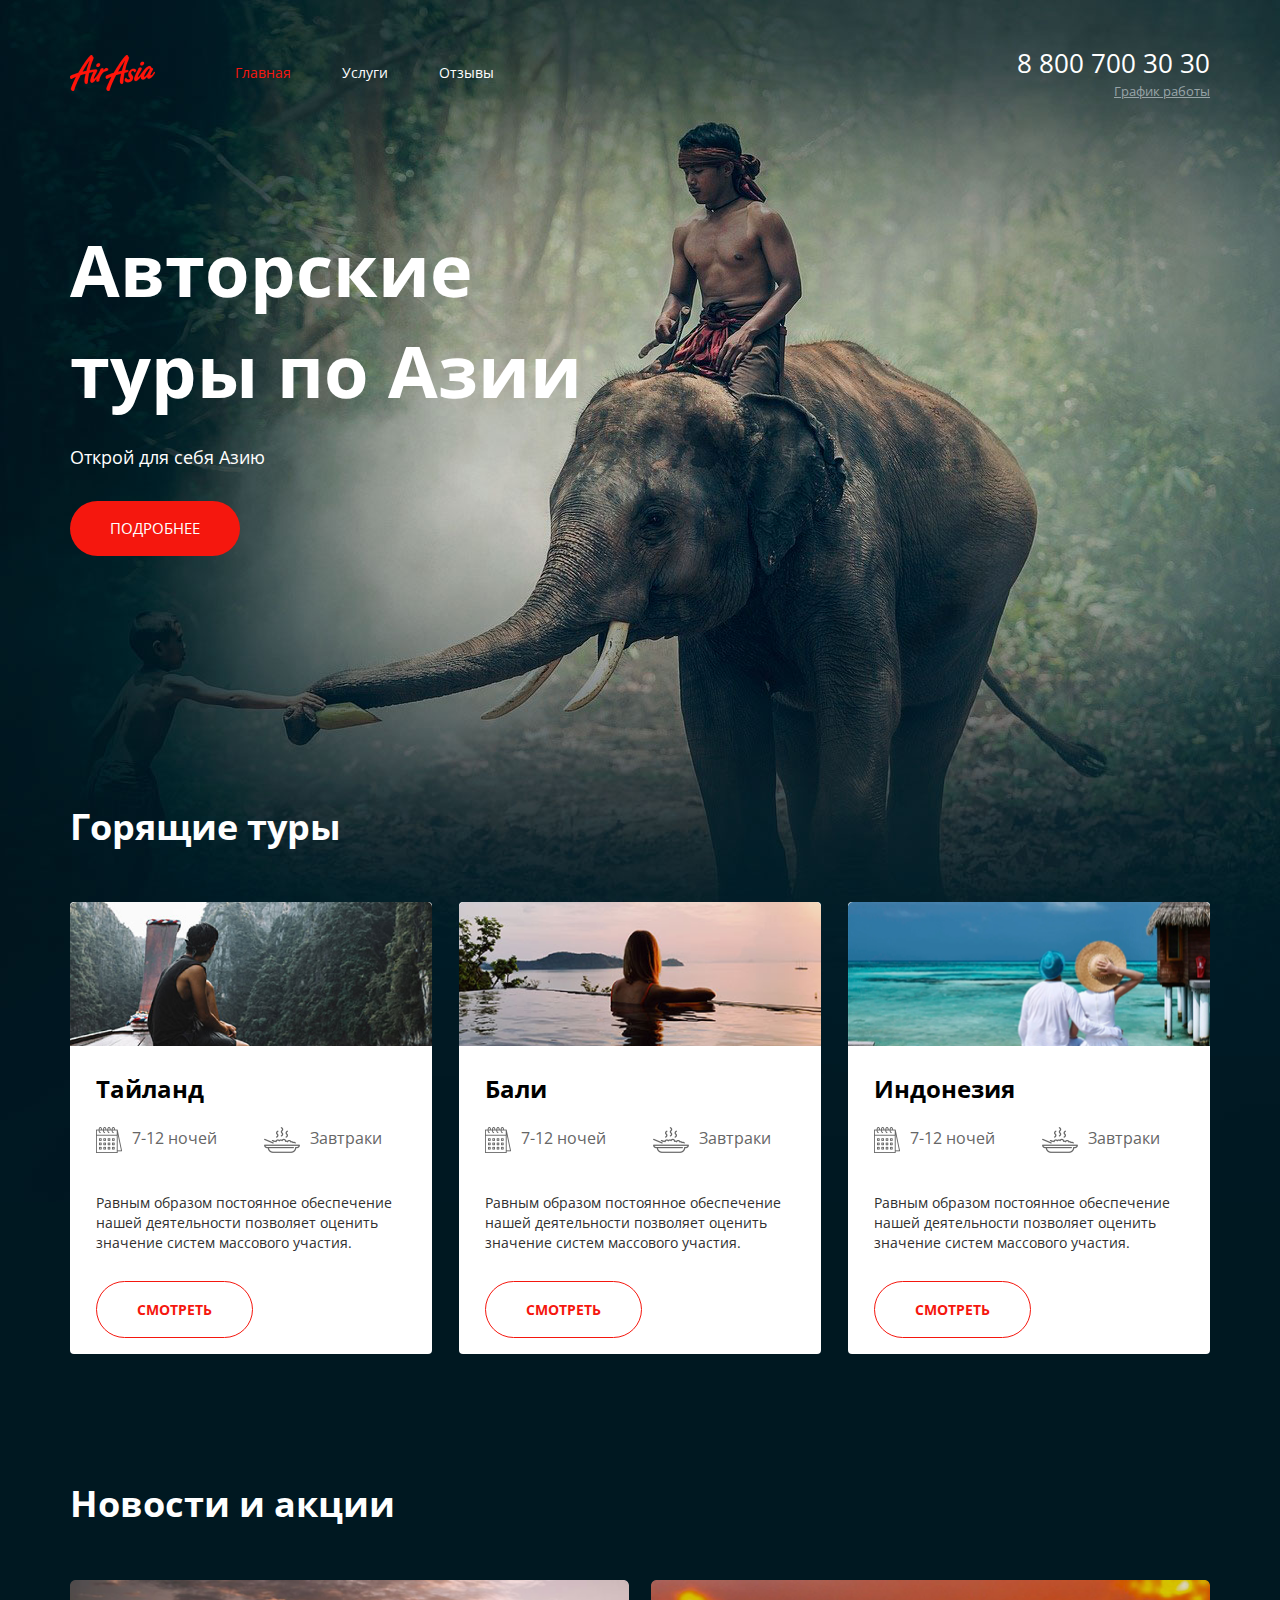
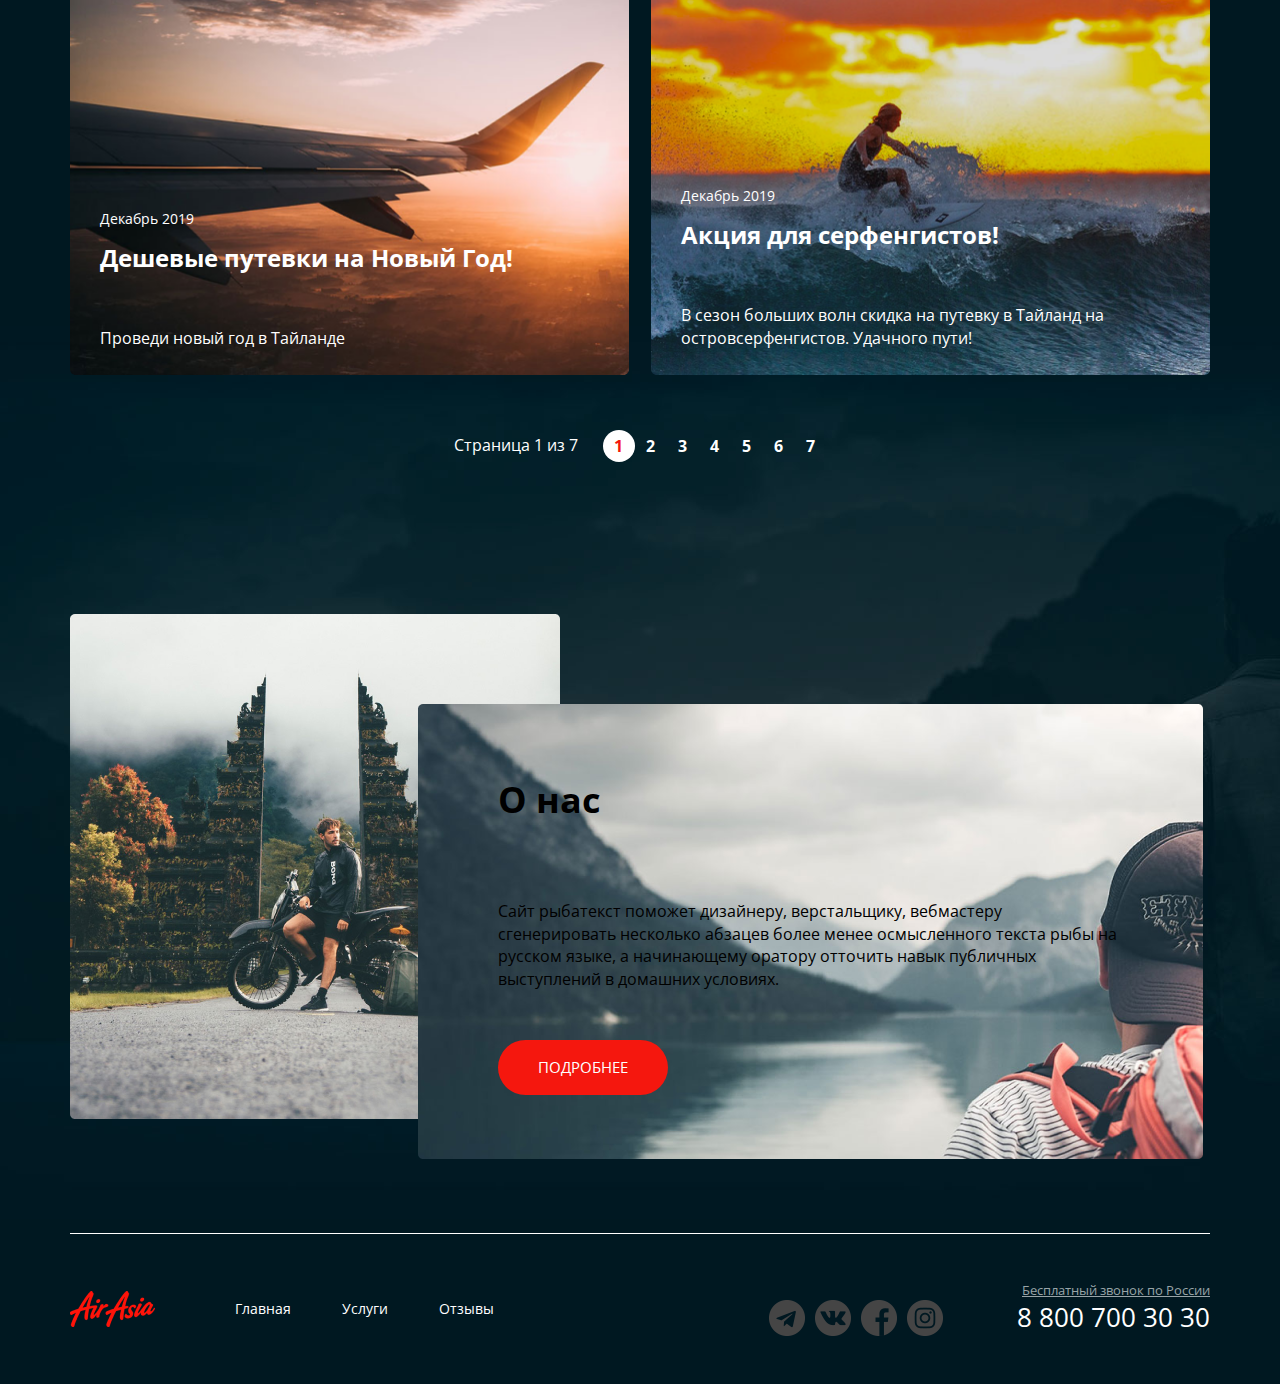
<file: index.html>
<!DOCTYPE html>
<html lang="ru">

<head>
    <meta charset="UTF-8">
    <meta http-equiv="X-UA-Compatible" content="IE=edge">
    <meta name="viewport" content="width=device-width, initial-scale=1.0">
    <title>Index</title>
    <link rel="preconnect" href="https://fonts.gstatic.com">
    <link href="https://fonts.googleapis.com/css2?family=Open+Sans:wght@400;700&display=swap" rel="stylesheet">
    <link rel="stylesheet" href="./css/main.css">
</head>

<body>
    <div class="wrapper main-page-wrapper">
        <div class="wrapper__content">
            <header class="header">
                <div class="container header__container">
                    <div class="header__col">
                        <a href="" class="logo">
                            <img src="img/лого.png" alt="logo" class="logo__img">
                        </a>
                        <nav class="menu">
                            <ul class="menu__list">
                                <li class="menu__item menu__item--active"><a href="#" class="menu__link">Главная</a></li>
                                <li class="menu__item"><a href="#" class="menu__link">Услуги</a></li>
                                <li class="menu__item"><a href="#" class="menu__link">Отзывы</a></li>
                            </ul>
                        </nav>
                    </div>
                    <div class="header__col header__col--align--right">
                        <addres class="contacts">
                            <a href="tel:+78007003030" class="contacts__phone">8 800 700 30 30</a>
                            <div class="dropdown">
                                <a class="contacts__info">График работы</a>
                                <div class="dropdown__menu">
                                    <ul class="dropdown__list">
                                        <li class="dropdown__item dropdown__item-bold">пн-вс: 09:00 - 20:00</li>
                                        <li class="dropdown__item">Обед: 14:00-14:30</li>
                                    </ul>
                                </div>
                            </div>
                        </addres>
                    </div>
                </div>
            </header>
            <main class="maincontent container">
                <section class="hello">
                    <div class="container__hello">
                        <h1 class="hello__title">Авторские туры по Азии</h1>
                        <div class="hello__text">Открой для себя Азию</div>
                        <a href="#" class="button button--color--ginger">Подробнее</a>
                    </div>
                </section>
                <section class="offers">
                    <div class="conteiner">
                        <h2 class="title title--fire">Горящие туры</h2>
                        <ul class="offers__list">
                            <li class="offers__item offer">
                                <div class="offer__header">
                                    <img src="img/river.png" alt="hot-tour" class="offer__img">
                                </div>
                                <div class="offer__content">
                                    <h4 class="offer__title">Тайланд</h4>
                                    <div class="offer__features">
                                        <div class="offer__feature">
                                            <img src="img/calendar.png" alt="calendar" class="offer__feature-icon">
                                            <div class="offer__feature-text">7-12 ночей</div>
                                        </div>
                                        <div class="offer__feature">
                                            <img src="img/meal.png" alt="breakfast" class="offer__feature-icon">
                                            <div class="offer__feature-text">Завтраки</div>
                                        </div>
                                    </div>
                                    <p class="offer__text">
                                        Равным образом постоянное обеспечение нашей деятельности позволяет оценить значение систем массового участия.
                                    </p>
                                    <a href="#" class="button button-light">Смотреть</a>
                                </div>
                            </li>
                            <li class="offers__item offer">
                                <div class="offer__header">
                                    <img src="img/pool.png" alt="hot-tour" class="offer__img">
                                </div>
                                <div class="offer__content">
                                    <h4 class="offer__title">Бали</h4>
                                    <div class="offer__features">
                                        <div class="offer__feature">
                                            <img src="img/calendar.png" alt="calendar" class="offer__feature-icon">
                                            <div class="offer__feature-text">7-12 ночей</div>
                                        </div>
                                        <div class="offer__feature">
                                            <img src="img/meal.png" alt="breakfast" class="offer__feature-icon">
                                            <div class="offer__feature-text">Завтраки</div>
                                        </div>
                                    </div>
                                    <p class="offer__text">
                                        Равным образом постоянное обеспечение нашей деятельности позволяет оценить значение систем массового участия.
                                    </p>
                                    <a href="#" class="button button-light">Смотреть</a>
                                </div>
                            </li>
                            <li class="offers__item offer">
                                <div class="offer__header">
                                    <img src="img/ocean.png" alt="hot-tour" class="offer__img">
                                </div>
                                <div class="offer__content">
                                    <h4 class="offer__title">Индонезия</h4>
                                    <div class="offer__features">
                                        <div class="offer__feature">
                                            <img src="img/calendar.png" alt="calendar" class="offer__feature-icon">
                                            <div class="offer__feature-text">7-12 ночей</div>
                                        </div>
                                        <div class="offer__feature">
                                            <img src="img/meal.png" alt="breakfast" class="offer__feature-icon">
                                            <div class="offer__feature-text">Завтраки</div>
                                        </div>
                                    </div>
                                    <p class="offer__text">
                                        Равным образом постоянное обеспечение нашей деятельности позволяет оценить значение систем массового участия.
                                    </p>
                                    <a href="#" class="button button-light">Смотреть</a>
                                </div>
                            </li>
                        </ul>
                    </div>
                </section>
                <section class="news">
                    <div class="conteiner">
                        <h2 class="news__title-head">Новости и акции</h2>
                        <ul class="news__list">
                            <li class="news__item single-news">
                                <img src="img/plain.png" alt="news" class="single-news__img">
                                <div class="single-news__content">
                                    <div class="single-news__date">Декабрь 2019</div>
                                    <h4 class="single-news__title">Дешевые путевки на Новый Год!</h4>
                                    <p class="single-news__text">
                                        Проведи новый год в Тайланде
                                    </p>
                                </div>
                            </li>
                            <li class="news__item single-news">
                                <img src="img/Surfer.png" alt="news" class="single-news__img">
                                <div class="single-news__content">
                                    <div class="single-news__date">Декабрь 2019</div>
                                    <h4 class="single-news__title">Акция для серфенгистов!</h4>
                                    <p class="single-news__text">
                                        В сезон больших волн скидка на путевку в Тайланд на островсерфенгистов. Удачного пути!
                                    </p>
                                </div>
                            </li>
                        </ul>
                        <div class="pagination">
                            <div class="pagination__info">
                                Страница <a href="#" class="pagination__index">1</a> из <a href="#" class="pagination__count">7</a>
                            </div>
                            <ul class="pagination__list">
                                <li class="pagination__item pagination__item--active"><a href="#" class="pagination__number">1</a></li>
                                <li class="pagination__item"><a href="#" class="pagination__number">2</a></li>
                                <li class="pagination__item"><a href="#" class="pagination__number">3</a></li>
                                <li class="pagination__item"><a href="#" class="pagination__number">4</a></li>
                                <li class="pagination__item"><a href="#" class="pagination__number">5</a></li>
                                <li class="pagination__item"><a href="#" class="pagination__number">6</a></li>
                                <li class="pagination__item"><a href="#" class="pagination__number">7</a></li>
                            </ul>
                        </div>
                    </div>
                </section>
                <section class="about">
                    <div class="conteiner">
                        <div class="about__block">
                            <div class="about__desc">
                                <h2 class="about__title">О нас</h2>
                                <div class="about__text">
                                    <p>
                                        Сайт рыбатекст поможет дизайнеру, верстальщику, вебмастеру сгенерировать несколько абзацев более менее осмысленного текста рыбы на русском языке, а начинающему оратору отточить навык публичных выступлений в домашних условиях.
                                    </p>
                                </div>
                                <a href="#" class="button">Подробнее</a>
                            </div>
                        </div>
                    </div>
                </section>
            </main>
            <footer class="footer">
                <div class="container footer__container">
                    <div class="footer__base footer__base-section">
                        <div class="footer__col">
                            <a href="" class="logo">
                                <img src="img/лого.png" alt="logo" class="logo__img">
                            </a>
                            <nav class="menu">
                                <ul class="menu__list">
                                    <li class="menu__item"><a href="#" class="menu__link">Главная</a></li>
                                    <li class="menu__item"><a href="#" class="menu__link">Услуги</a></li>
                                    <li class="menu__item"><a href="#" class="menu__link">Отзывы</a></li>
                                </ul>
                            </nav>
                        </div>
                        <div class="footer__col footer__col--align--right">
                            <ul class="social">
                                <li class="social__item social__item--telegram">
                                    <a href="" class="social__link"></a>
                                </li>
                                <li class="social__item social__item--vk">
                                    <a href="" class="social__link"></a>
                                </li>
                                <li class="social__item social__item--fb">
                                    <a href="" class="social__link"></a>
                                </li>
                                <li class="social__item social__item--insta">
                                    <a href="" class="social__link"></a>
                                </li>
                            </ul>
                            <addres class="contacts">
                                <div class="contacts__info">Бесплатный звонок по России</div>
                                <a href="tel:+78007003030" class="contacts__phone">8 800 700 30 30</a>
                            </addres>
                        </div>
                    </div>
                </div>
            </footer>
        </div>
    </div>
</body>

</html>
</file>
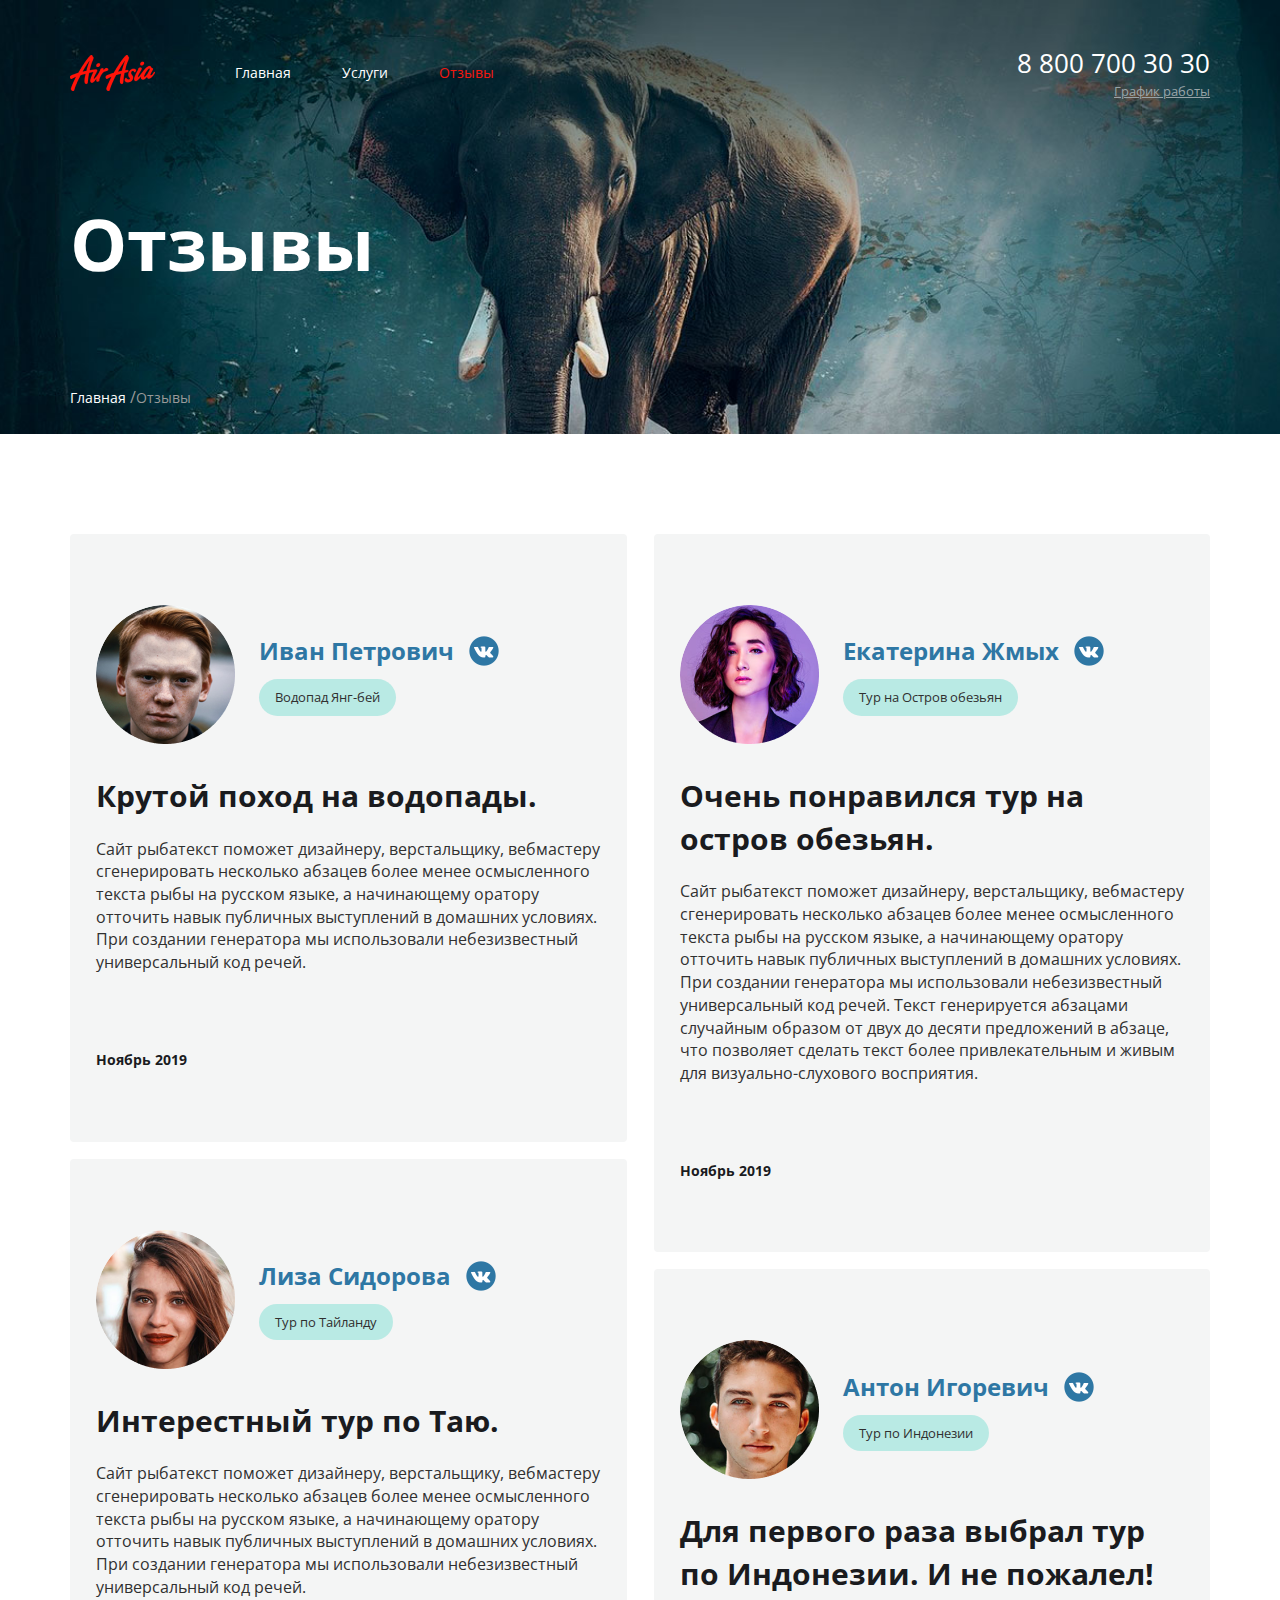
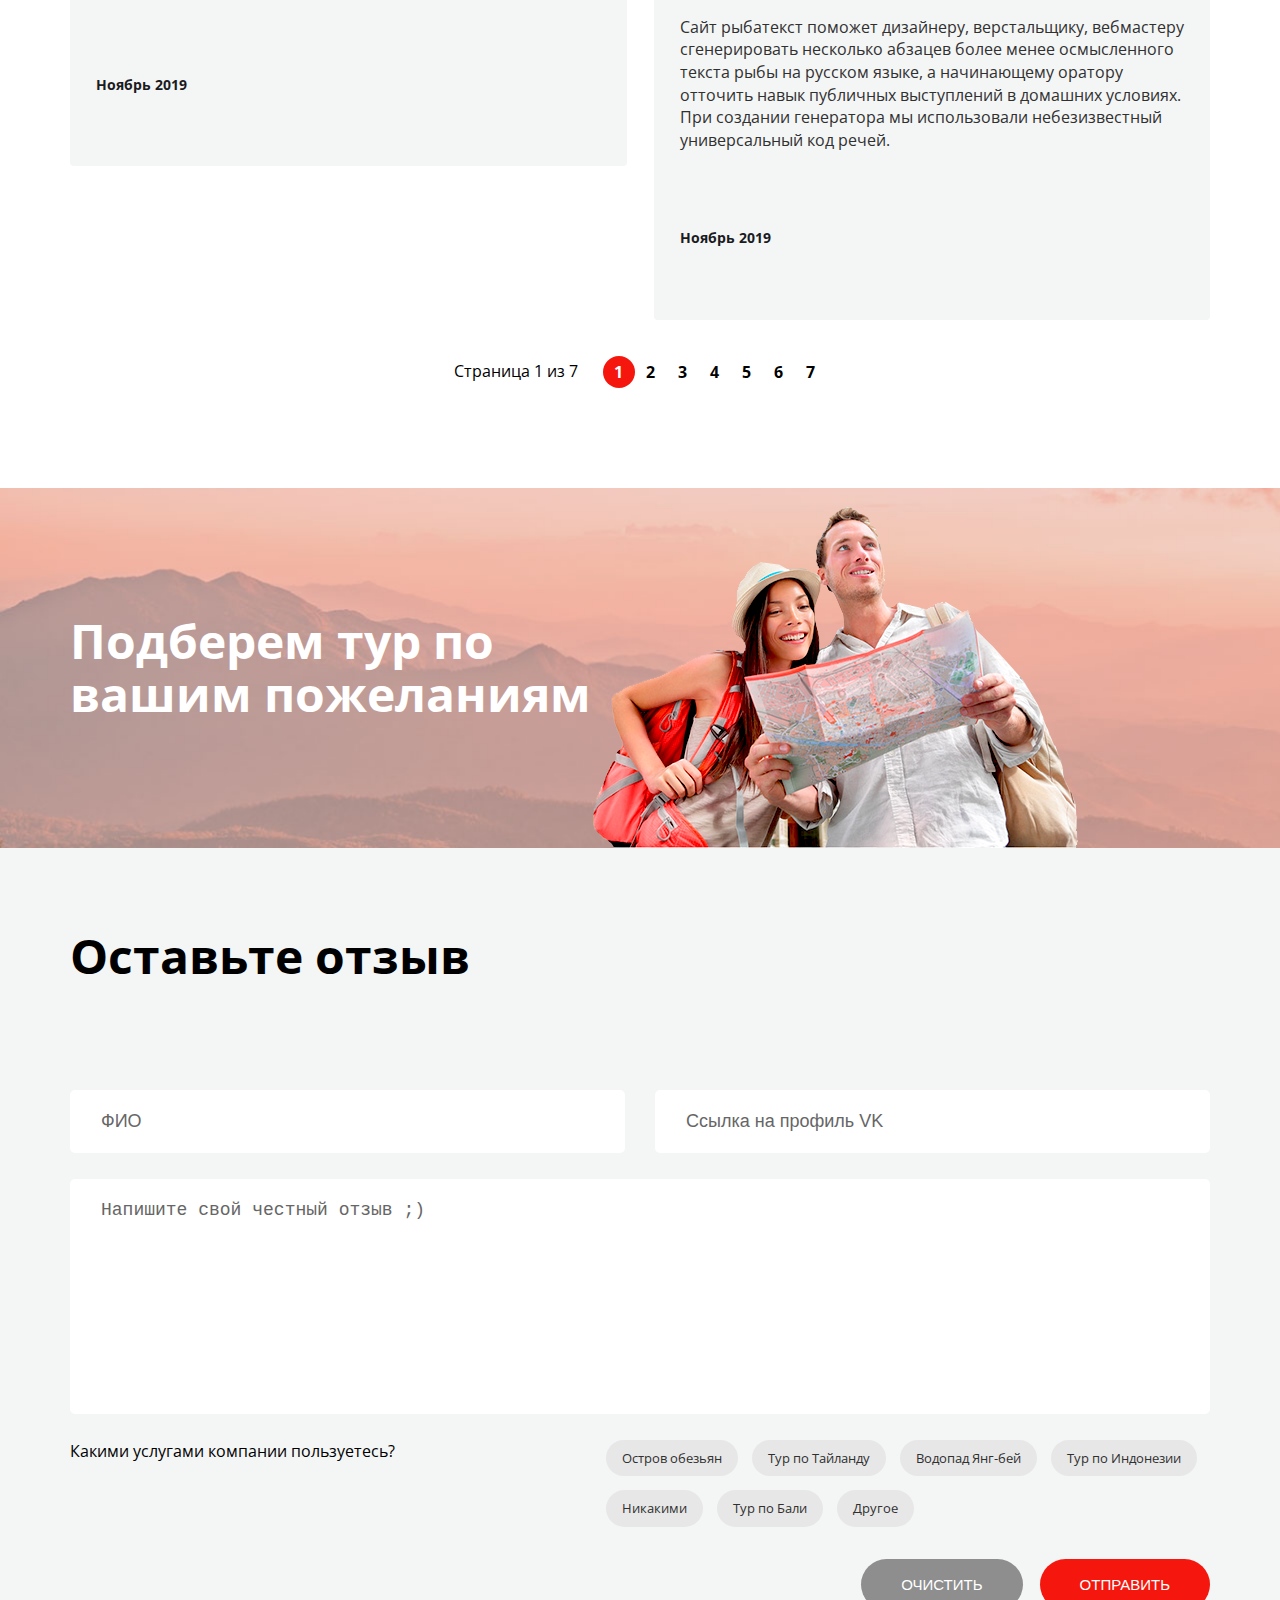
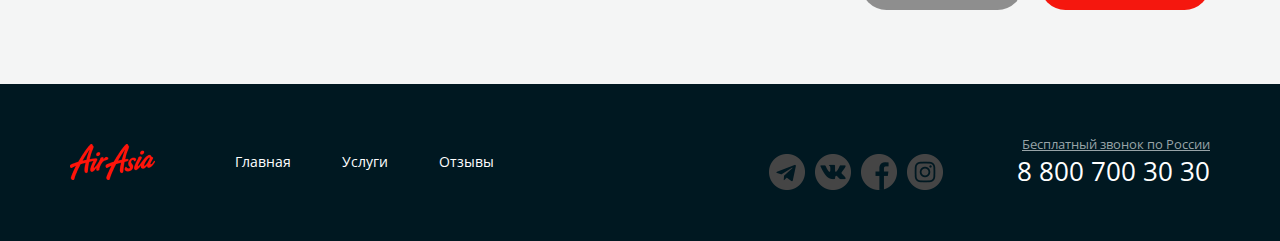
<file: reviews.html>
<!DOCTYPE html>
<html lang="ru">

<head>
    <meta charset="UTF-8">
    <meta http-equiv="X-UA-Compatible" content="IE=edge">
    <meta name="viewport" content="width=device-width, initial-scale=1.0">
    <title>Reviews</title>
    <link rel="preconnect" href="https://fonts.gstatic.com">
    <link href="https://fonts.googleapis.com/css2?family=Open+Sans:wght@400;700&display=swap" rel="stylesheet">
    <link rel="stylesheet" href="./css/main.css">
</head>

<body>
    <div class="wrapper__content">
        <section class="top-line">
            <div class="container top-line__container">
                <header class="header">
                    <div class="container header__container">
                        <div class="header__col">
                            <a href="" class="logo">
                                <img src="img/лого.png" alt="logo" class="logo__img">
                            </a>
                            <nav class="menu">
                                <ul class="menu__list">
                                    <li class="menu__item"><a href="#" class="menu__link">Главная</a></li>
                                    <li class="menu__item"><a href="#" class="menu__link">Услуги</a></li>
                                    <li class="menu__item menu__item--active"><a href="#" class="menu__link">Отзывы</a></li>
                                </ul>
                            </nav>
                        </div>
                        <div class="header__col header__col--align--right">
                            <addres class="contacts">
                                <a href="tel:+78007003030" class="contacts__phone">8 800 700 30 30</a>
                                <div class="dropdown">
                                    <a class="contacts__info">График работы</a>
                                    <div class="dropdown__menu">
                                        <ul class="dropdown__list">
                                            <li class="dropdown__item dropdown__item-bold">пн-вс: 09:00 - 20:00</li>
                                            <li class="dropdown__item">Обед: 14:00-14:30</li>
                                        </ul>
                                    </div>
                                </div>
                            </addres>
                        </div>
                    </div>
                </header>
                <h1 class="page-title">Отзывы</h1>
                <nav class="breadcrumbs">
                    <ul class="breadcrumbs__list">
                        <li class="breadcrumbs__item">
                            <a href="" class="breadcrumbs__link">Главная</a>
                        </li>
                        <li class="breadcrumbs__item breadcrumbs__item--active">
                            <a href="#" class="breadcrumbs__link">Отзывы</a>
                        </li>
                    </ul>
                </nav>
            </div>
        </section>
        <main class="page-content">
            <div class="container">
                <ul class="reviews">
                    <li class="reviews__item review">
                        <div class="review__header">
                            <div class="review__photo">
                                <div class="avatar">
                                    <img src="./img/reviews/avatar/Ivan.png" alt="user" class="avatar__img">
                                </div>
                            </div>
                            <div class="review__userdata">
                                <a href="#" class="review__user">Иван Петрович</a>
                                <ul class="review__tags">
                                    <li class="review__tag-item tag tag--bg--green">Водопад Янг-бей</li>
                                </ul>
                            </div>
                        </div>
                        <div class="review__content">
                            <h3 class="review__title">Крутой поход на водопады.</h3>
                            <div class="review__content-text">
                                <p>
                                    Сайт рыбатекст поможет дизайнеру, верстальщику, вебмастеру сгенерировать несколько абзацев более менее осмысленного текста рыбы на русском языке, а начинающему оратору отточить навык публичных выступлений в домашних условиях. При создании генератора мы
                                    использовали небезизвестный универсальный код речей.
                                </p>
                            </div>
                            <time class="review__date">Ноябрь 2019</time>
                        </div>
                    </li>
                    <li class="reviews__item review">
                        <div class="review__header">
                            <div class="review__photo">
                                <div class="avatar">
                                    <img src="./img/reviews/avatar/Lisa.png" alt="user" class="avatar__img">
                                </div>
                            </div>
                            <div class="review__userdata">
                                <a href="#" class="review__user">Лиза Сидорова</a>
                                <ul class="review__tags">
                                    <li class="review__tag-item tag tag--bg--green">Тур по Тайланду</li>
                                </ul>
                            </div>
                        </div>
                        <div class="review__content">
                            <h3 class="review__title">Интерестный тур по Таю.</h3>
                            <div class="review__content-text">
                                <p>
                                    Сайт рыбатекст поможет дизайнеру, верстальщику, вебмастеру сгенерировать несколько абзацев более менее осмысленного текста рыбы на русском языке, а начинающему оратору отточить навык публичных выступлений в домашних условиях. При создании генератора мы
                                    использовали небезизвестный универсальный код речей.
                                </p>
                            </div>
                            <time class="review__date">Ноябрь 2019</time>
                        </div>
                    </li>
                    <li class="reviews__item review">
                        <div class="review__header">
                            <div class="review__photo">
                                <div class="avatar">
                                    <img src="./img/reviews/avatar/Katy.png" alt="user" class="avatar__img">
                                </div>
                            </div>
                            <div class="review__userdata">
                                <a href="#" class="review__user">Екатерина Жмых</a>
                                <ul class="review__tags">
                                    <li class="review__tag-item tag tag--bg--green">Тур на Остров обезьян</li>
                                </ul>
                            </div>
                        </div>
                        <div class="review__content">
                            <h3 class="review__title">Очень понравился тур на остров обезьян.</h3>
                            <div class="review__content-text">
                                <p>
                                    Сайт рыбатекст поможет дизайнеру, верстальщику, вебмастеру сгенерировать несколько абзацев более менее осмысленного текста рыбы на русском языке, а начинающему оратору отточить навык публичных выступлений в домашних условиях. При создании генератора мы
                                    использовали небезизвестный универсальный код речей. Текст генерируется абзацами случайным образом от двух до десяти предложений в абзаце, что позволяет сделать текст более привлекательным и живым для визуально-слухового
                                    восприятия.
                                </p>
                            </div>
                            <time class="review__date">Ноябрь 2019</time>
                        </div>
                    </li>
                    <li class="reviews__item review">
                        <div class="review__header">
                            <div class="review__photo">
                                <div class="avatar">
                                    <img src="./img/reviews/avatar/Anton.png" alt="user" class="avatar__img">
                                </div>
                            </div>
                            <div class="review__userdata">
                                <a href="#" class="review__user">Антон Игоревич</a>
                                <ul class="review__tags">
                                    <li class="review__tag-item tag tag--bg--green ">Тур по Индонезии</li>
                                </ul>
                            </div>
                        </div>
                        <div class="review__content">
                            <h3 class="review__title">Для первого раза выбрал тур по Индонезии. И не пожалел!</h3>
                            <div class="review__content-text">
                                <p>
                                    Сайт рыбатекст поможет дизайнеру, верстальщику, вебмастеру сгенерировать несколько абзацев более менее осмысленного текста рыбы на русском языке, а начинающему оратору отточить навык публичных выступлений в домашних условиях. При создании генератора мы
                                    использовали небезизвестный универсальный код речей.
                                </p>
                            </div>
                            <time class="review__date">Ноябрь 2019</time>
                        </div>
                    </li>
                </ul>
                <div class="pagination pagination--theme--red">
                    <div class="pagination__info">
                        Страница <a href="#" class="pagination__index">1</a> из <a href="#" class="pagination__count">7</a>
                    </div>
                    <ul class="pagination__list">
                        <li class="pagination__item pagination__item--active"><a href="#" class="pagination__number">1</a></li>
                        <li class="pagination__item"><a href="#" class="pagination__number">2</a></li>
                        <li class="pagination__item"><a href="#" class="pagination__number">3</a></li>
                        <li class="pagination__item"><a href="#" class="pagination__number">4</a></li>
                        <li class="pagination__item"><a href="#" class="pagination__number">5</a></li>
                        <li class="pagination__item"><a href="#" class="pagination__number">6</a></li>
                        <li class="pagination__item"><a href="#" class="pagination__number">7</a></li>
                    </ul>
                </div>
            </div>
        </main>
        <section class="separator">
            <div class="container separator__container">
                <div class="separator__content">
                    <h2 class="separator__title">
                        Подберем тур по вашим пожеланиям
                    </h2>
                </div>
            </div>
        </section>
        <section class="inner-section inner-section--bg--grey">
            <div class="container">
                <h2 class="inner-section__title">Оставьте отзыв</h2>
                <form class="form">
                    <div class="form__row">
                        <input type="text" name="name" placeholder="ФИО" class="form__input">
                        <input type="text" name="adrres" placeholder="Ссылка на профиль VK" class="form__input">
                    </div>
                    <div class="form__row">
                        <textarea name="reviews" class="form__input form__input--textarea" placeholder="Напишите свой честный отзыв ;)"></textarea>
                    </div>
                    <div class="form__controls">
                        <div class="form__controls-title">Какими услугами компании пользуетесь?</div>
                        <ul class="controls">
                            <li class="controls__item">
                                <label class="controls__elem">
                                        <input type="checkbox" name="serv" class="controls__checkbox">
                                        <div class="tag controls__tag">Остров обезьян</div>
                                    </label>
                            </li>
                            <li class="controls__item">
                                <label class="controls__elem">
                                        <input type="checkbox" name="serv" class="controls__checkbox">
                                        <div class="tag controls__tag">Тур по Тайланду</div>
                                    </label>
                            </li>
                            <li class="controls__item">
                                <label class="controls__elem">
                                        <input type="checkbox" name="serv" class="controls__checkbox">
                                        <div class="tag controls__tag">Водопад Янг-бей</div>
                                    </label>
                            </li>
                            <li class="controls__item">
                                <label class="controls__elem">
                                        <input type="checkbox" name="serv" class="controls__checkbox">
                                        <div class="tag controls__tag">Тур по Индонезии</div>
                                    </label>
                            </li>
                            <li class="controls__item">
                                <label class="controls__elem">
                                        <input type="checkbox" name="serv" class="controls__checkbox">
                                        <div class="tag controls__tag">Никакими</div>
                                    </label>
                            </li>
                            <li class="controls__item">
                                <label class="controls__elem">
                                        <input type="checkbox" name="serv" class="controls__checkbox">
                                        <div class="tag controls__tag">Тур по Бали</div>
                                    </label>
                            </li>
                            <li class="controls__item">
                                <label class="controls__elem">
                                        <input type="checkbox" name="serv" class="controls__checkbox">
                                        <div class="tag controls__tag">Другое</div>
                                    </label>
                            </li>
                        </ul>
                    </div>
                    <div class="form__btns">
                        <button type="reset" class="button form__button button--color-black">Очистить</button>
                        <button type="submit" class="button form__button button--color-ginger">Отправить</button>
                    </div>
            </div>
            </form>
    </div>
    </section>
    <footer class="inner-footer">
        <div class="container inner-footer__container">
            <div class="footer__base">
                <div class="footer__col">
                    <a href="" class="logo">
                        <img src="img/лого.png" alt="logo" class="logo__img">
                    </a>
                    <nav class="menu">
                        <ul class="menu__list">
                            <li class="menu__item"><a href="#" class="menu__link">Главная</a></li>
                            <li class="menu__item"><a href="#" class="menu__link">Услуги</a></li>
                            <li class="menu__item"><a href="#" class="menu__link">Отзывы</a></li>
                        </ul>
                    </nav>
                </div>
                <div class="footer__col footer__col--align--right">
                    <ul class="social">
                        <li class="social__item social__item--telegram">
                            <a href="" class="social__link"></a>
                        </li>
                        <li class="social__item social__item--vk">
                            <a href="" class="social__link"></a>
                        </li>
                        <li class="social__item social__item--fb">
                            <a href="" class="social__link"></a>
                        </li>
                        <li class="social__item social__item--insta">
                            <a href="" class="social__link"></a>
                        </li>
                    </ul>
                    <addres class="contacts">
                        <div class="contacts__info">Бесплатный звонок по России</div>
                        <a href="tel:+78007003030" class="contacts__phone">8 800 700 30 30</a>
                    </addres>
                </div>
            </div>
        </div>
    </footer>
    </div>
</body>

</html>
</file>
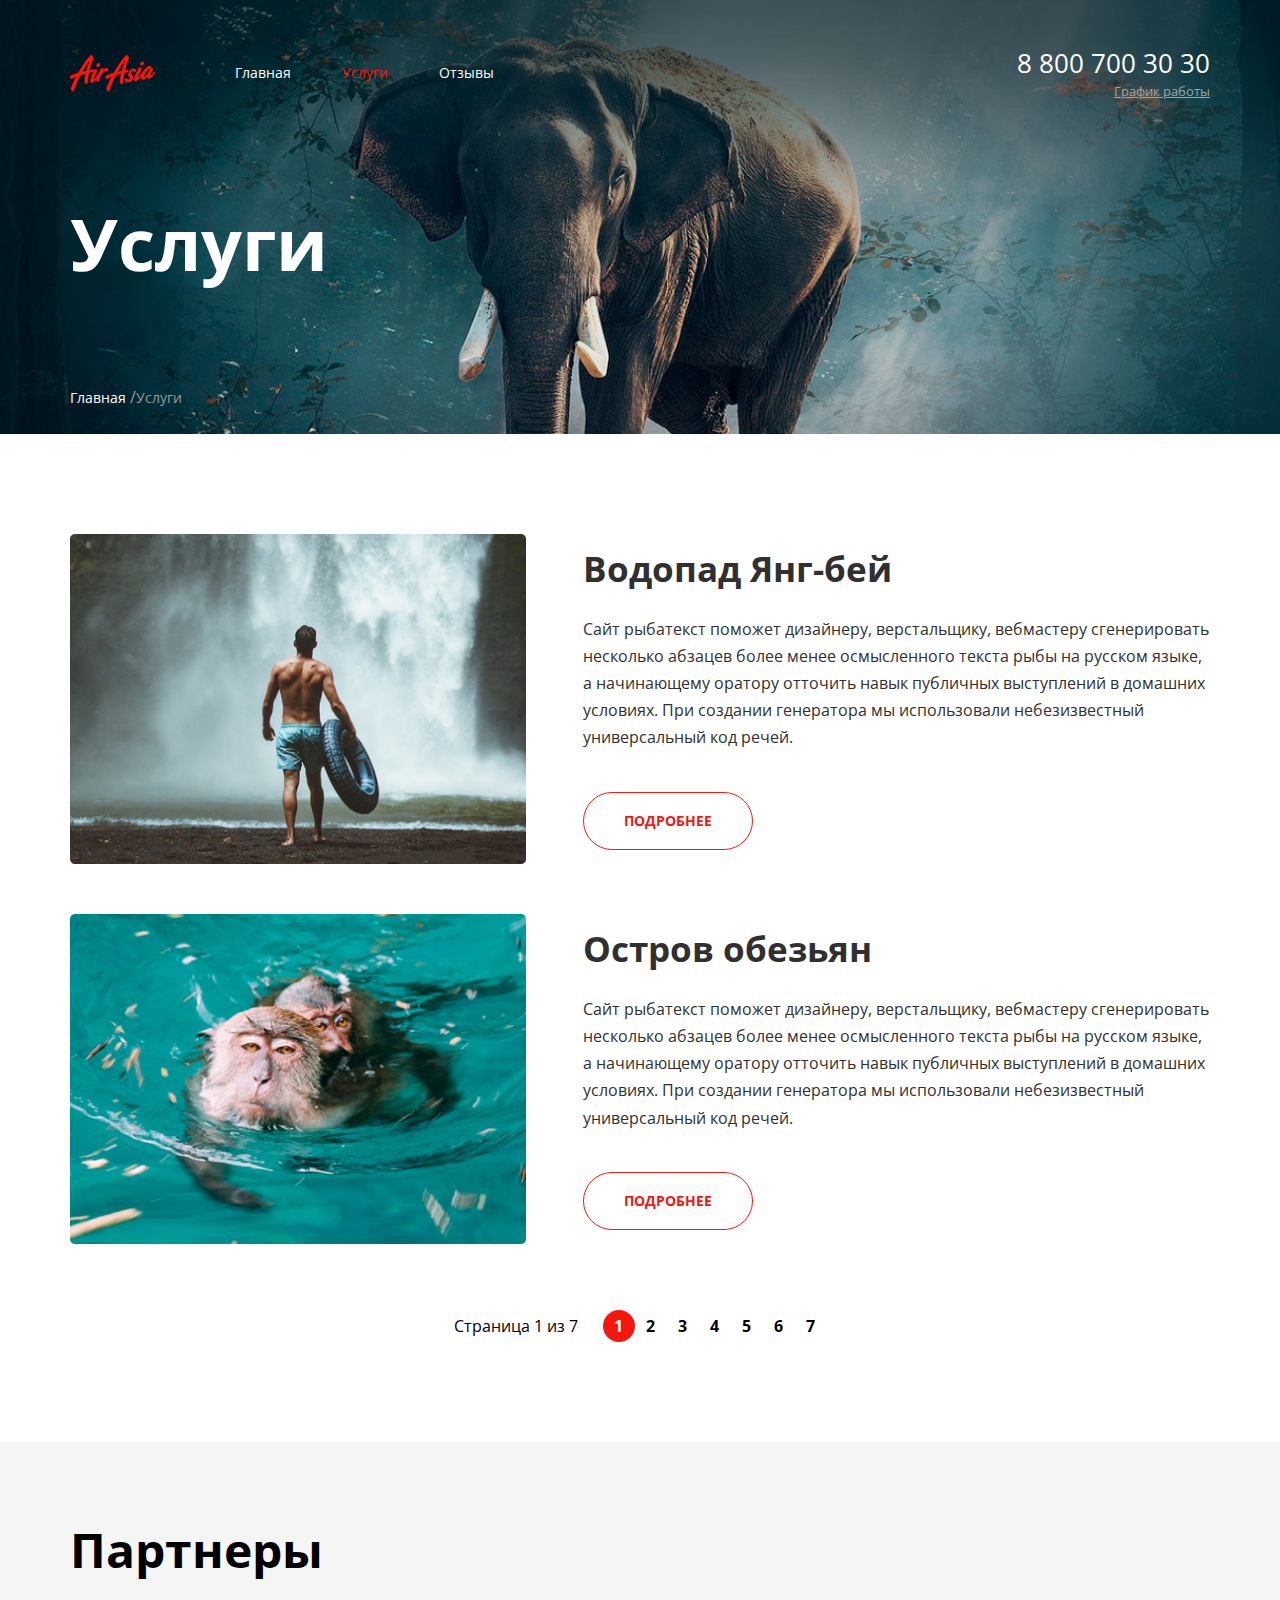
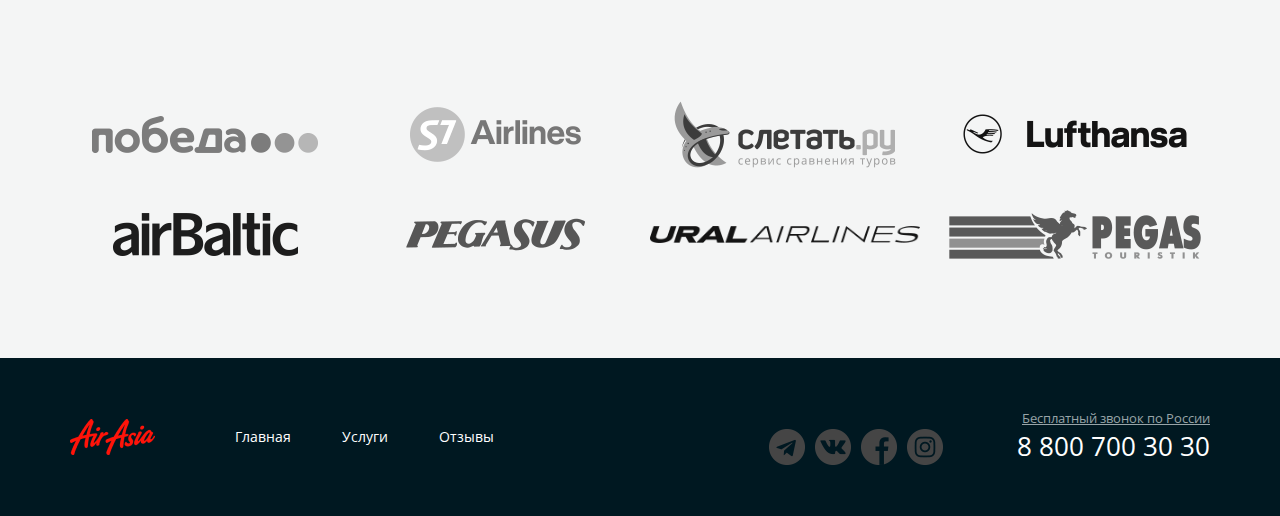
<file: service.html>
<!DOCTYPE html>
<html lang="ru">

<head>
    <meta charset="UTF-8">
    <meta http-equiv="X-UA-Compatible" content="IE=edge">
    <meta name="viewport" content="width=device-width, initial-scale=1.0">
    <title>Service</title>
    <link rel="preconnect" href="https://fonts.gstatic.com">
    <link href="https://fonts.googleapis.com/css2?family=Open+Sans:wght@400;700&display=swap" rel="stylesheet">
    <link rel="stylesheet" href="./css/main.css">
</head>

<body>
    <div class="wrapper__content">
        <section class="top-line">
            <div class="container top-line__container">
                <header class="header">
                    <div class="container header__container">
                        <div class="header__col">
                            <a href="" class="logo">
                                <img src="img/лого.png" alt="logo" class="logo__img">
                            </a>
                            <nav class="menu">
                                <ul class="menu__list">
                                    <li class="menu__item"><a href="#" class="menu__link">Главная</a></li>
                                    <li class="menu__item menu__item--active"><a href="#" class="menu__link">Услуги</a></li>
                                    <li class="menu__item"><a href="#" class="menu__link">Отзывы</a></li>
                                </ul>
                            </nav>
                        </div>
                        <div class="header__col header__col--align--right">
                            <addres class="contacts">
                                <a href="tel:+78007003030" class="contacts__phone">8 800 700 30 30</a>
                                <div class="dropdown">
                                    <a class="contacts__info">График работы</a>
                                    <div class="dropdown__menu">
                                        <ul class="dropdown__list">
                                            <li class="dropdown__item dropdown__item-bold">пн-вс: 09:00 - 20:00</li>
                                            <li class="dropdown__item">Обед: 14:00-14:30</li>
                                        </ul>
                                    </div>
                                </div>
                            </addres>
                        </div>
                    </div>
                </header>
                <h1 class="page-title">Услуги</h1>
                <nav class="breadcrumbs">
                    <ul class="breadcrumbs__list">
                        <li class="breadcrumbs__item">
                            <a href="" class="breadcrumbs__link">Главная</a>
                        </li>
                        <li class="breadcrumbs__item breadcrumbs__item--active">
                            <a href="#" class="breadcrumbs__link">Услуги</a>
                        </li>
                    </ul>
                </nav>
            </div>
        </section>
        <main class="page-content">
            <div class="container">
                <ul class="services">
                    <li class="services__item service">
                        <div class="service__img">
                            <img src="./img/service-img/waterfall.png" class="service__img-elem" alt="waterfall">
                        </div>
                        <div class="service__content">
                            <h2 class="service__title">
                                Водопад Янг-бей
                            </h2>
                            <div class="service__desc">
                                <p>
                                    Сайт рыбатекст поможет дизайнеру, верстальщику, вебмастеру сгенерировать несколько абзацев более менее осмысленного текста рыбы на русском языке, а начинающему оратору отточить навык публичных выступлений в домашних условиях. При создании генератора мы
                                    использовали небезизвестный универсальный код речей.
                                </p>
                            </div>
                            <a href="#" class="button button-light service__button">Подробнее</a>
                        </div>
                    </li>
                    <li class="services__item service">
                        <div class="service__img">
                            <img src="./img/service-img/monkeys.png" class="service__img-elem" alt="monkey">
                        </div>
                        <div class="service__content">
                            <h2 class="service__title">
                                Остров обезьян
                            </h2>
                            <div class="service__desc">
                                <p>
                                    Сайт рыбатекст поможет дизайнеру, верстальщику, вебмастеру сгенерировать несколько абзацев более менее осмысленного текста рыбы на русском языке, а начинающему оратору отточить навык публичных выступлений в домашних условиях. При создании генератора мы
                                    использовали небезизвестный универсальный код речей.
                                </p>
                            </div>
                            <a href="#" class="button button-light">Подробнее</a>
                        </div>
                    </li>
                </ul>
                <div class="pagination pagination--theme--red">
                    <div class="pagination__info">
                        Страница <a href="#" class="pagination__index">1</a> из <a href="#" class="pagination__count">7</a>
                    </div>
                    <ul class="pagination__list">
                        <li class="pagination__item pagination__item--active"><a href="#" class="pagination__number">1</a></li>
                        <li class="pagination__item"><a href="#" class="pagination__number">2</a></li>
                        <li class="pagination__item"><a href="#" class="pagination__number">3</a></li>
                        <li class="pagination__item"><a href="#" class="pagination__number">4</a></li>
                        <li class="pagination__item"><a href="#" class="pagination__number">5</a></li>
                        <li class="pagination__item"><a href="#" class="pagination__number">6</a></li>
                        <li class="pagination__item"><a href="#" class="pagination__number">7</a></li>
                    </ul>
                </div>
            </div>
        </main>
        <section class="inner-section inner-section--bg--grey">
            <div class="container">
                <h2 class="inner-section__title">Партнеры</h2>
                <ul class="partners">
                    <li class="partners__item">
                        <a href="$" class="partners__link">
                            <img src="./img/service-img/partners/pobeda.png" alt="pobeda logo">
                        </a>
                    </li>
                    <li class="partners__item">
                        <a href="$" class="partners__link">
                            <img src="./img/service-img/partners/s7.png" alt="s7 logo">
                        </a>
                    </li>
                    <li class="partners__item">
                        <a href="$" class="partners__link">
                            <img src="./img/service-img/partners/lets-fly.png" alt="fly logo">
                        </a>
                    </li>
                    <li class="partners__item">
                        <a href="$" class="partners__link">
                            <img src="./img/service-img/partners/lufthansa.png" alt="lufthansa logo">
                        </a>
                    </li>
                    <li class="partners__item">
                        <a href="$" class="partners__link">
                            <img src="./img/service-img/partners/airbaltic.png" alt="airbaltic logo">
                        </a>
                    </li>
                    <li class="partners__item">
                        <a href="$" class="partners__link">
                            <img src="./img/service-img/partners/pegasus.png" alt="pegasus logo">
                        </a>
                    </li>
                    <li class="partners__item">
                        <a href="$" class="partners__link">
                            <img src="./img/service-img/partners/ural.png" alt="ural logo">
                        </a>
                    </li>
                    <li class="partners__item">
                        <a href="$" class="partners__link">
                            <img src="./img/service-img/partners/pegas.png" alt="pegas logo">
                        </a>
                    </li>
                </ul>
            </div>
        </section>
        <footer class="inner-footer">
            <div class="container inner-footer__container">
                <div class="footer__base">
                    <div class="footer__col">
                        <a href="" class="logo">
                            <img src="img/лого.png" alt="logo" class="logo__img">
                        </a>
                        <nav class="menu">
                            <ul class="menu__list">
                                <li class="menu__item"><a href="#" class="menu__link">Главная</a></li>
                                <li class="menu__item"><a href="#" class="menu__link">Услуги</a></li>
                                <li class="menu__item"><a href="#" class="menu__link">Отзывы</a></li>
                            </ul>
                        </nav>
                    </div>
                    <div class="footer__col footer__col--align--right">
                        <ul class="social">
                            <li class="social__item social__item--telegram">
                                <a href="" class="social__link"></a>
                            </li>
                            <li class="social__item social__item--vk">
                                <a href="" class="social__link"></a>
                            </li>
                            <li class="social__item social__item--fb">
                                <a href="" class="social__link"></a>
                            </li>
                            <li class="social__item social__item--insta">
                                <a href="" class="social__link"></a>
                            </li>
                        </ul>
                        <addres class="contacts">
                            <div class="contacts__info">Бесплатный звонок по России</div>
                            <a href="tel:+78007003030" class="contacts__phone">8 800 700 30 30</a>
                        </addres>
                    </div>
                </div>
            </div>
        </footer>
    </div>
</body>

</html>
</file>
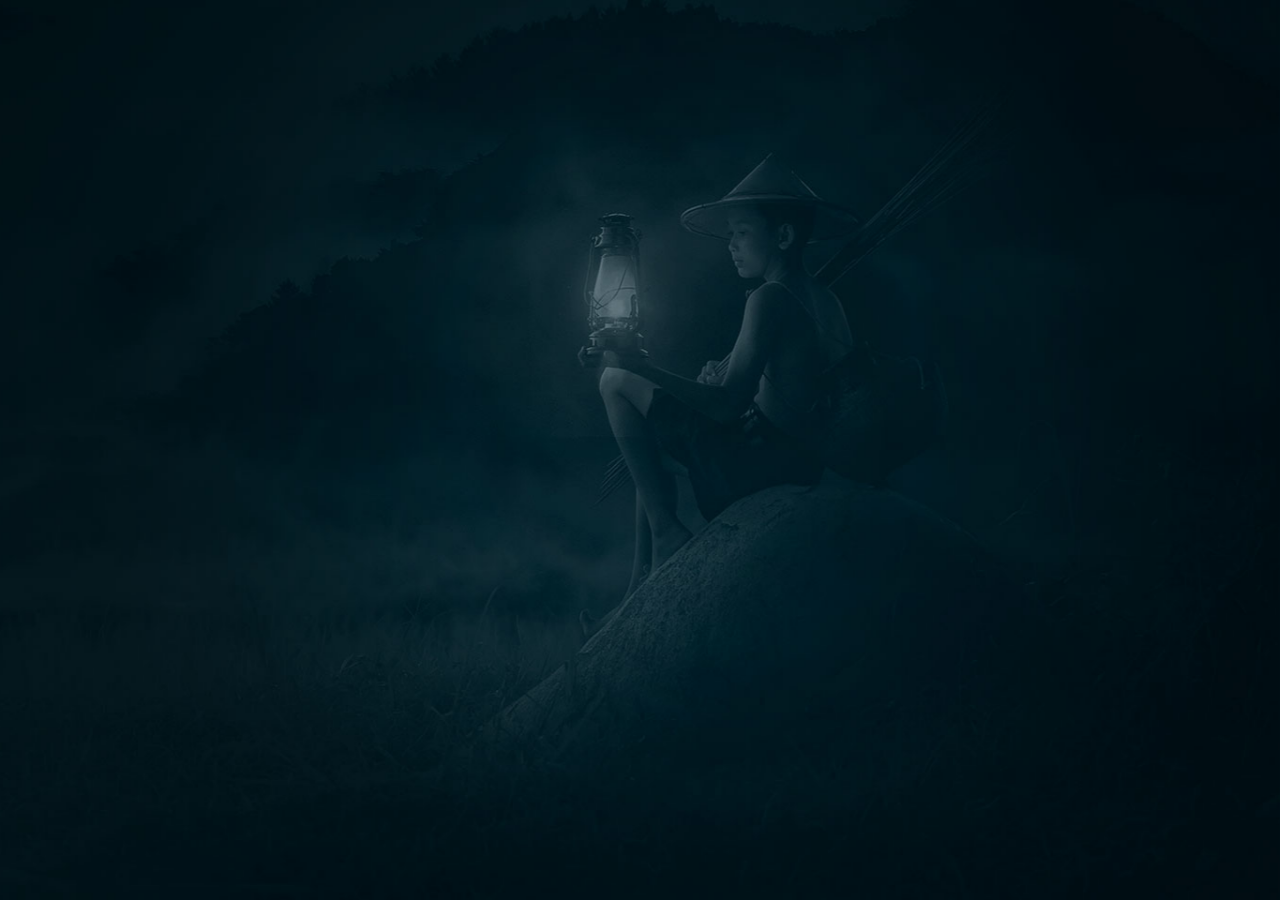
<file: welcome.html>
<!DOCTYPE html>
<html lang="en">

<head>
    <meta charset="UTF-8">
    <meta http-equiv="X-UA-Compatible" content="IE=edge">
    <meta name="viewport" content="width=device-width, initial-scale=1.0">
    <title>Welcome</title>
    <link rel="preconnect" href="https://fonts.gstatic.com">
    <link href="https://fonts.googleapis.com/css2?family=Open+Sans:wght@400;700&display=swap" rel="stylesheet">
    <link rel="stylesheet" href="./css/main.css">
</head>

<body>
    <div class="welcome">
        <div class="welcome__container">
            <div class="central">
                <img src="./img/Logo_welcome.png" alt="airasia logo" class="central__logo">
                <div class="hello__text hello__text-welcome">Открой для себя Азию</div>
                <a href="#" class="button button--color--ginger button--color--ginger-welcome">Войти</a>
            </div>
        </div>
    </div>
</body>

</html>
</file>
<file: css/main.css>
* {
    box-sizing: border-box;
}

html,
body {
    margin: 0;
    height: 100%;
    width: 100%;
    background: #001821;
    font-family: "Open Sans", Helvetica, sans-serif;
    color: white;
    font-size: 16px;
    line-height: 1.42;
    -webkit-font-smoothing: antialiased;
    -moz-osx-font-smoothing: grayscale;
}

ul,
li {
    list-style: none;
    padding: 0;
    margin: 0;
}

h1,
h2,
h3,
h4,
h5,
h6 {
    margin: 0;
    font-weight: normal;
}

a {
    text-decoration: none;
    color: inherit;
}

img {
    display: block;
    max-width: 100%;
}

button {
    outline: none;
    padding: 0;
    background-color: transparent;
    cursor: pointer;
    border: none;
}

input {
    outline: none;
}

p {
    margin: 0;
}

body,
html {
    height: 100%;
}

.wrapper__content {
    display: flex;
    flex-direction: column;
    min-height: 100%;
}

.main-page-wrapper {
    background: url("../img/fon1.png") center top no-repeat, url("../img/fon2.png") center bottom 165px no-repeat;
}

.header__container {
    padding-top: 45px;
    margin-bottom: 75px;
    display: flex;
    justify-content: space-between;
    align-items: center;
}

.header__col {
    display: flex;
    align-items: center;
}

.header__col--align--right {
    justify-content: flex-end;
}

.menu__list {
    display: flex;
    justify-content: center;
}

.menu__item {
    vertical-align: middle;
    margin-right: 51px;
    font-size: 14px;
}

.menu__item:last-child {
    margin-right: 0;
}

.menu__item--active {
    color: #F5170E;
}

.container {
    margin: 0 auto;
    width: 1140px;
}

.logo {
    display: block;
    margin-right: 80px;
}

.contacts {
    text-align: right;
    display: inline-flex;
    flex-direction: column;
}

.contacts__phone {
    display: inline-block;
    font-size: 26px;
}

.contacts__info {
    font-size: 13px;
    text-decoration: underline;
    color: #98A4A8;
}

.dropdown {
    position: relative;
    display: inline-flex;
    justify-content: flex-end;
}

.dropdown:hover .contacts__info {
    color: #FFFFFF;
}

.dropdown:hover .dropdown__menu {
    display: block;
}

.dropdown__menu {
    position: absolute;
    background: #EDEDED;
    padding: 19px 15px;
    width: 160px;
    top: 148%;
    border-radius: 5px;
    display: none;
}

.dropdown__menu::after {
    content: "";
    border: 20px solid transparent;
    width: 0px;
    height: 0px;
    border-bottom-color: #EDEDED;
    border-top-width: 0px;
    position: absolute;
    right: 33px;
    bottom: 64px;
}

.dropdown__menu:before {
    content: "";
    display: block;
    height: 30px;
    left: 0;
    right: 0;
    top: -29px;
    position: absolute;
}

.dropdown__list {
    display: flex;
    flex-direction: column;
    align-items: flex-start;
}

.dropdown__item {
    font-size: 13px;
    color: #1E1F20;
}

.dropdown__item-bold {
    font-weight: bold;
}

.hello {
    width: 50%;
}

.hello__title {
    font-size: 72px;
    font-weight: bold;
    line-height: 1.4;
    margin-bottom: 24px;
}

.hello__text {
    font-size: 18px;
    margin-bottom: 30px;
}

.button {
    background: #F5170E;
    border-radius: 35px;
    padding: 17px 40px;
    color: #fff;
    text-transform: uppercase;
    display: inline-block;
    font-size: 15px;
}

.buttob--color--ginger {
    background: #F5170E;
}

.button-light {
    background: white;
    border: 1px solid #F5170E;
    color: #F5170E;
    font-size: 14px;
    font-weight: bold;
    padding: 18px 40px;
    margin-right: auto;
}

.button-light:hover {
    background: #F5170E;
    color: white;
}

.button--color-black {
    background: #8E8E8E;
}

.button--color-black:hover {
    background: #2B2B2B;
}

.offers {
    margin-bottom: 124px;
    margin-top: 245px;
}

.offers__list {
    display: flex;
    justify-content: space-between;
}

.title--fire {
    font-size: 36px;
    font-weight: bold;
    margin-bottom: 50px;
}

.offers__item {
    width: calc(100% / 3 - 18px);
}

.offer {
    min-height: 450px;
    background: #fff;
    border-radius: 4px;
    vertical-align: top;
}

.offer__item:last-child {
    margin-right: 0;
}

.offer__header {
    min-height: 144px;
    margin-bottom: 26px;
    position: relative;
}

.offer__content {
    padding: 0px 22px 16px 26px;
    color: black;
    display: flex;
    justify-content: space-between;
    flex-direction: column;
}

.offer__title {
    font-size: 24px;
    font-weight: bold;
    margin-bottom: 21px;
}

.offer__feature {
    display: flex;
    justify-content: space-between;
}

.offer__features {
    margin-bottom: 20px;
    display: flex;
    justify-content: space-between;
}

.offer__text {
    margin-top: 20px;
    margin-bottom: 28px;
    font-size: 14px;
    color: #303030;
}

.offer__feature-text {
    color: #666666;
    font-size: 16px;
    margin-left: 10px;
    margin-right: 28px;
    vertical-align: super;
}

.news__item {
    position: relative;
    border-radius: 5px;
    overflow: hidden;
    margin-right: 2%;
    flex: 1;
}

.news__item:last-child {
    margin-right: 0;
}

.news {
    margin-bottom: 152px;
}

.single-news__img {
    display: block;
    width: 100%;
    height: 100%;
    object-fit: cover;
}

.single-news__content {
    position: absolute;
    left: 0;
    right: 0;
    bottom: 0;
    padding: 25px 30px;
    min-height: 140px;
}

.single-news__date {
    font-size: 14px;
    margin-bottom: 12px;
}

.news__title-head {
    font-size: 36px;
    font-weight: bold;
    margin-bottom: 50px;
}

.single-news__title {
    font-size: 24px;
    font-weight: bold;
    margin-bottom: 52px;
}

.news__list {
    margin-bottom: 55px;
    display: flex;
    justify-content: space-between;
}

.pagination {
    display: flex;
    justify-content: center;
    align-items: center;
}

.pagination--theme--red {
    color: black;
}

.pagination--theme--red .pagination__item--active .pagination__number {
    color: white;
    background: #F5170E;
}

.pagination--theme--red .pagination__number:hover {
    color: white;
    background: #F5170E;
}

.pagination__info {
    margin-right: 25px;
}

.pagination__list {
    display: flex;
    align-items: center;
}

.pagination__item {
    text-align: center;
}

.pagination__number {
    display: block;
    width: 32px;
    height: 32px;
    border-radius: 50%;
    text-decoration: none;
    font-weight: bold;
    line-height: 32px;
}

.pagination__item--active .pagination__number {
    background: white;
    color: #F5170E;
}

.pagination__number:hover {
    background: white;
    color: #F5170E;
}

.about__block {
    margin: 0 auto;
    display: flex;
    width: 1200px;
}

.about__block:before {
    content: "";
    display: block;
    vertical-align: top;
    width: 490px;
    height: 505px;
    background: url("../img/gates.png") center center/cover no-repeat;
}

.about__desc {
    background: url("../img/mountains.png");
    padding: 70px 80px;
    max-width: 785px;
    height: 455px;
    display: inline-block;
    vertical-align: top;
    margin-left: -142px;
    margin-top: 90px;
}

.about__title {
    font-weight: bold;
    font-size: 36px;
    margin-bottom: 75px;
    color: black;
}

.about__text {
    color: black;
    margin-bottom: 49px;
}

.about__text p {
    margin-bottom: 20px;
}

.about__text p:last-child {
    margin-bottom: 0;
}

.maincontent {
    margin-bottom: 74px;
    margin-top: 119px;
}

.footer {
    margin-top: auto;
}

.footer__base-section {
    height: 150px;
}

.footer__container {
    border-top: 1px solid #fff;
}

.footer__base {
    position: relative;
    display: flex;
    align-items: center;
    justify-content: space-between;
}

.footer__col {
    display: flex;
    align-items: center;
}

.footer__col--align--right {
    align-items: flex-end;
}

.social__link {
    display: block;
    text-decoration: none;
    width: 36px;
    height: 36px;
    background: center center no-repeat;
}

.social__item {
    margin-right: 10px;
}

.social__item:last-child {
    margin-right: 0;
}

.social {
    margin-right: 74px;
    display: flex;
    justify-content: space-between;
}

.social__item--telegram .social__link {
    background: url("../img/icon_sprites.png") -122px -10px;
}

.social__item--telegram .social__link:hover {
    background: url("../img/icon_sprites.png")-122px -66px;
}

.social__item--vk .social__link {
    background: url("../img/icon_sprites.png") -10px -122px;
}

.social__item--vk .social__link:hover {
    background: url("../img/icon_sprites.png")-66px -122px;
}

.social__item--fb .social__link {
    background: url("../img/icon_sprites.png") -10px -10px;
}

.social__item--fb .social__link:hover {
    background: url("../img/icon_sprites.png")-66px -10px;
}

.social__item--insta .social__link {
    background: url("../img/icon_sprites.png") -10px -66px;
}

.social__item--insta .social__link:hover {
    background: url("../img/icon_sprites.png")-66px -66px;
}


/* services page*/

.top-line {
    min-height: 434px;
    background: black;
    display: flex;
    flex-direction: column;
    padding-bottom: 25px;
    background: black url("../img/service-img/headline_1.png") right 20% top no-repeat;
    background-size: cover;
}

.top-line__container {
    display: flex;
    flex: 1;
    flex-direction: column;
    justify-content: space-between;
}

.page-title {
    font-size: 72px;
    line-height: 1;
    font-weight: bold;
}

.breadcrumbs__list {
    display: flex;
    align-items: center;
}

.nreadcrumbs__item {
    display: flex;
    align-items: center;
}

.breadcrumbs__item--active .breadcrumbs__link {
    color: #999999;
}

.breadcrumbs__item::after {
    content: "/";
    color: #999;
}

.breadcrumbs__item:last-child:after {
    display: none;
}

.breadcrumbs__link {
    font-size: 14px;
}

.page-content {
    background: white;
    color: #303030;
    padding: 100px 0;
}

.service {
    display: flex;
}

.services {
    margin-bottom: 66px;
}

.service__img {
    width: 40%;
    margin-right: 5%;
}

.service__img-elem {
    height: 100%;
    width: 100%;
    object-fit: cover;
}

.services__item {
    margin-bottom: 50px;
}

.services :last-child {
    margin-bottom: 0;
}

.service__content {
    flex: 1;
    margin-top: 10px;
}

.service__title {
    font-size: 35px;
    font-weight: bold;
    margin-bottom: 22px;
}

.service__desc {
    line-height: 1.7;
    margin-bottom: 40px;
}

.inner-section {
    background: #F4F5F5;
    color: black;
    padding: 74px 0;
}

.inner-section--bg-grey {
    background: #F4F5F5;
}

.inner-section__title {
    font-size: 48px;
    font-weight: bold;
    margin-bottom: 100px;
}

.partners {
    display: flex;
    flex-wrap: wrap;
}

.partners__item {
    margin-left: 20px;
}

.partners__item:nth-child(4n+1) {
    margin-left: 0;
}

.partners__link {
    display: flex;
    width: 270px;
    height: 100px;
    align-items: center;
    justify-content: center;
    filter: grayscale(100%);
}

.partners__link:hover {
    filter: grayscale(0);
}

.inner-footer__container {
    padding: 51px 0;
}

.inner-footer {
    margin-top: auto;
}


/*reviews page*/

.reviews {
    column-count: 2;
    column-gap: 27px;
    margin-bottom: 19px;
}

.reviews__item {
    margin-bottom: 17px;
}

.review {
    display: inline-flex;
    flex-direction: column;
    padding: 71px 26px;
    background: #F4F5F5;
    border-radius: 4px;
}

.review__header {
    display: flex;
    align-items: center;
    margin-bottom: 30px;
    column-gap: 23px;
}

.review__user {
    display: flex;
    align-items: center;
    font-size: 24px;
    font-weight: bold;
    color: #2E77A4;
    margin-bottom: 11px;
}

.review__user:after {
    content: url("../img/reviews/vk-blue_1.png");
    height: 30px;
    margin-left: 15px;
}

.avatar {
    width: 140px;
    height: 140px;
    overflow: hidden;
    border-radius: 50%;
}

.review__tags {
    display: flex;
    align-items: flex-start;
}

.tag {
    font-size: 13px;
    color: #303030;
    padding: 9px 16px;
    border-radius: 50px;
    background: #E7E7E7;
}

.tag--bg--green {
    background: #B9EAE4;
}

.review__title {
    font-size: 30px;
    color: #1A1B1E;
    font-weight: bold;
    margin-bottom: 20px;
}

.review__content-text {
    margin-bottom: 74px;
}

.review__date {
    font-size: 14px;
    color: #1A1B1E;
    font-weight: bold;
}

.separator {
    background: url("../img/reviews/separator/Rectangle.png") no-repeat;
    background-size: cover;
}

.separator__container {
    background: url("../img/reviews/separator/couple.png") right 20% bottom no-repeat;
    min-height: 360px;
    display: flex;
    flex-direction: column;
    justify-content: center;
}

.separator__content {
    max-width: 50%;
}

.separator__title {
    font-size: 48px;
    font-weight: bold;
    line-height: 1.1;
}

.form__row {
    display: flex;
    margin-bottom: 26px;
}

.form__input {
    flex: 1;
    margin-right: 30px;
    border-radius: 5px;
    border: 1px solid transparent;
    background: #fff;
    padding: 20px 30px;
    font-size: 18px;
    color: #1A1B1E;
}

.form__input:focus {
    outline: none;
    border-color: #F5170E;
}

.form__input::placeholder {
    color: #666;
}

.form__input:last-child {
    margin-right: 0px;
}

.form__input--textarea {
    height: 235px;
    resize: none;
}

.form__controls {
    display: flex;
    margin-bottom: 32px;
}

.form__controls-title {
    width: 47%;
}

.controls {
    flex: 1;
    display: flex;
    flex-wrap: wrap;
    gap: 14px;
}

.controls__elem {
    cursor: pointer;
}

.controls__checkbox:checked~.controls__tag {
    background: #B9EAE4;
}

.controls__checkbox {
    display: none;
}

.form__btns {
    display: flex;
    justify-content: flex-end;
}

.form__button {
    margin-right: 17px;
}

.form__button:last-child {
    margin-right: 0;
}

.form__btns {
    display: flex;
    justify-content: flex-end;
}


/* Welcome page*/

.welcome {
    display: flex;
    position: fixed;
    top: 0;
    left: 0;
    width: 100%;
    height: 100%;
    align-items: center;
    justify-content: center;
    background: url("../img/bg_airasia_welcome.png") center bottom / cover no-repeat;
}

.central {
    display: flex;
    flex-direction: column;
    align-items: center;
}

.hello__text-welcome {
    margin-bottom: 52px;
}

.button--color--ginger-welcome {
    padding: 17px 59px;
}

.central {
    opacity: 0;
    animation: zoom .9s;
    animation-fill-mode: forwards;
}

@keyframes zoom {
    from {
        transform: scale(.7);
    }
    20% {
        transform: scale(1.15);
    }
    40% {
        transform: scale(.9);
    }
    60% {
        transform: scale(1.1);
    }
    80% {
        transform: scale(.95);
    }
    to {
        opacity: 1;
        transform: scale(1);
    }
}
</file>
